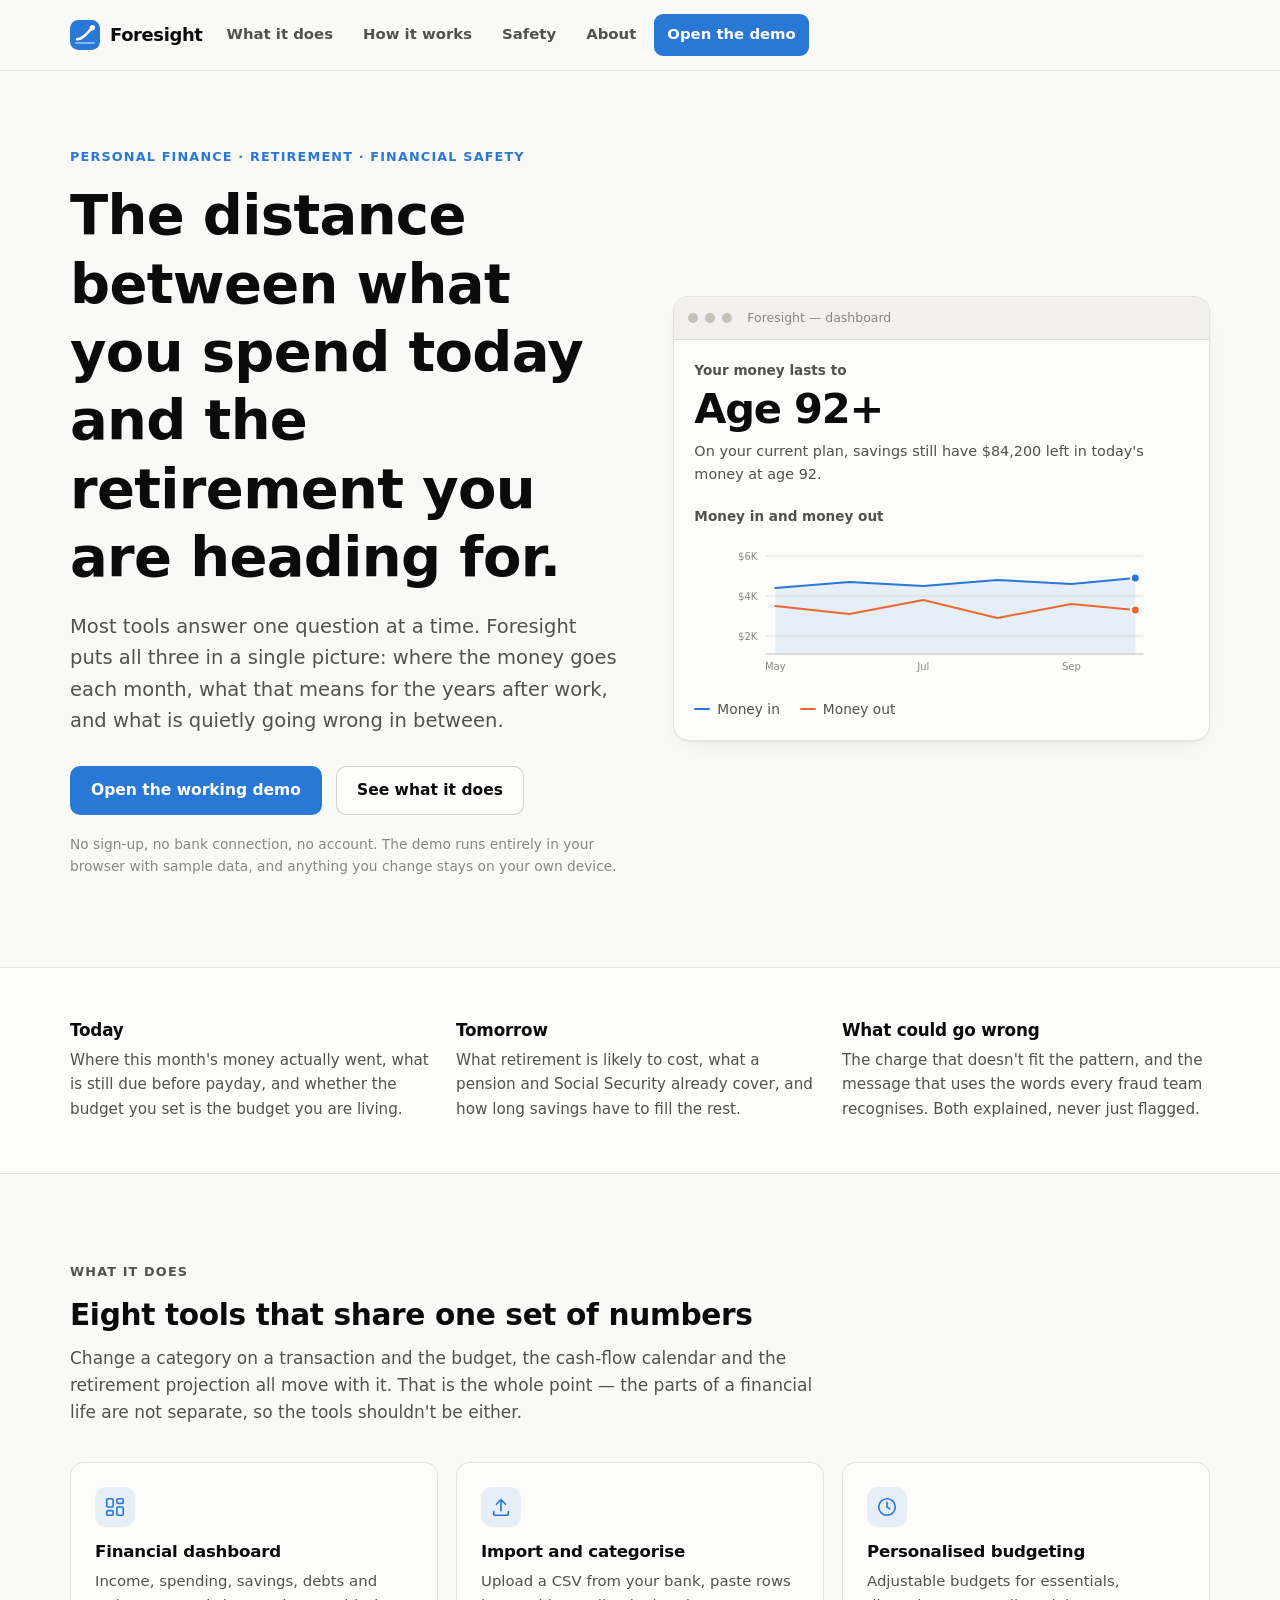
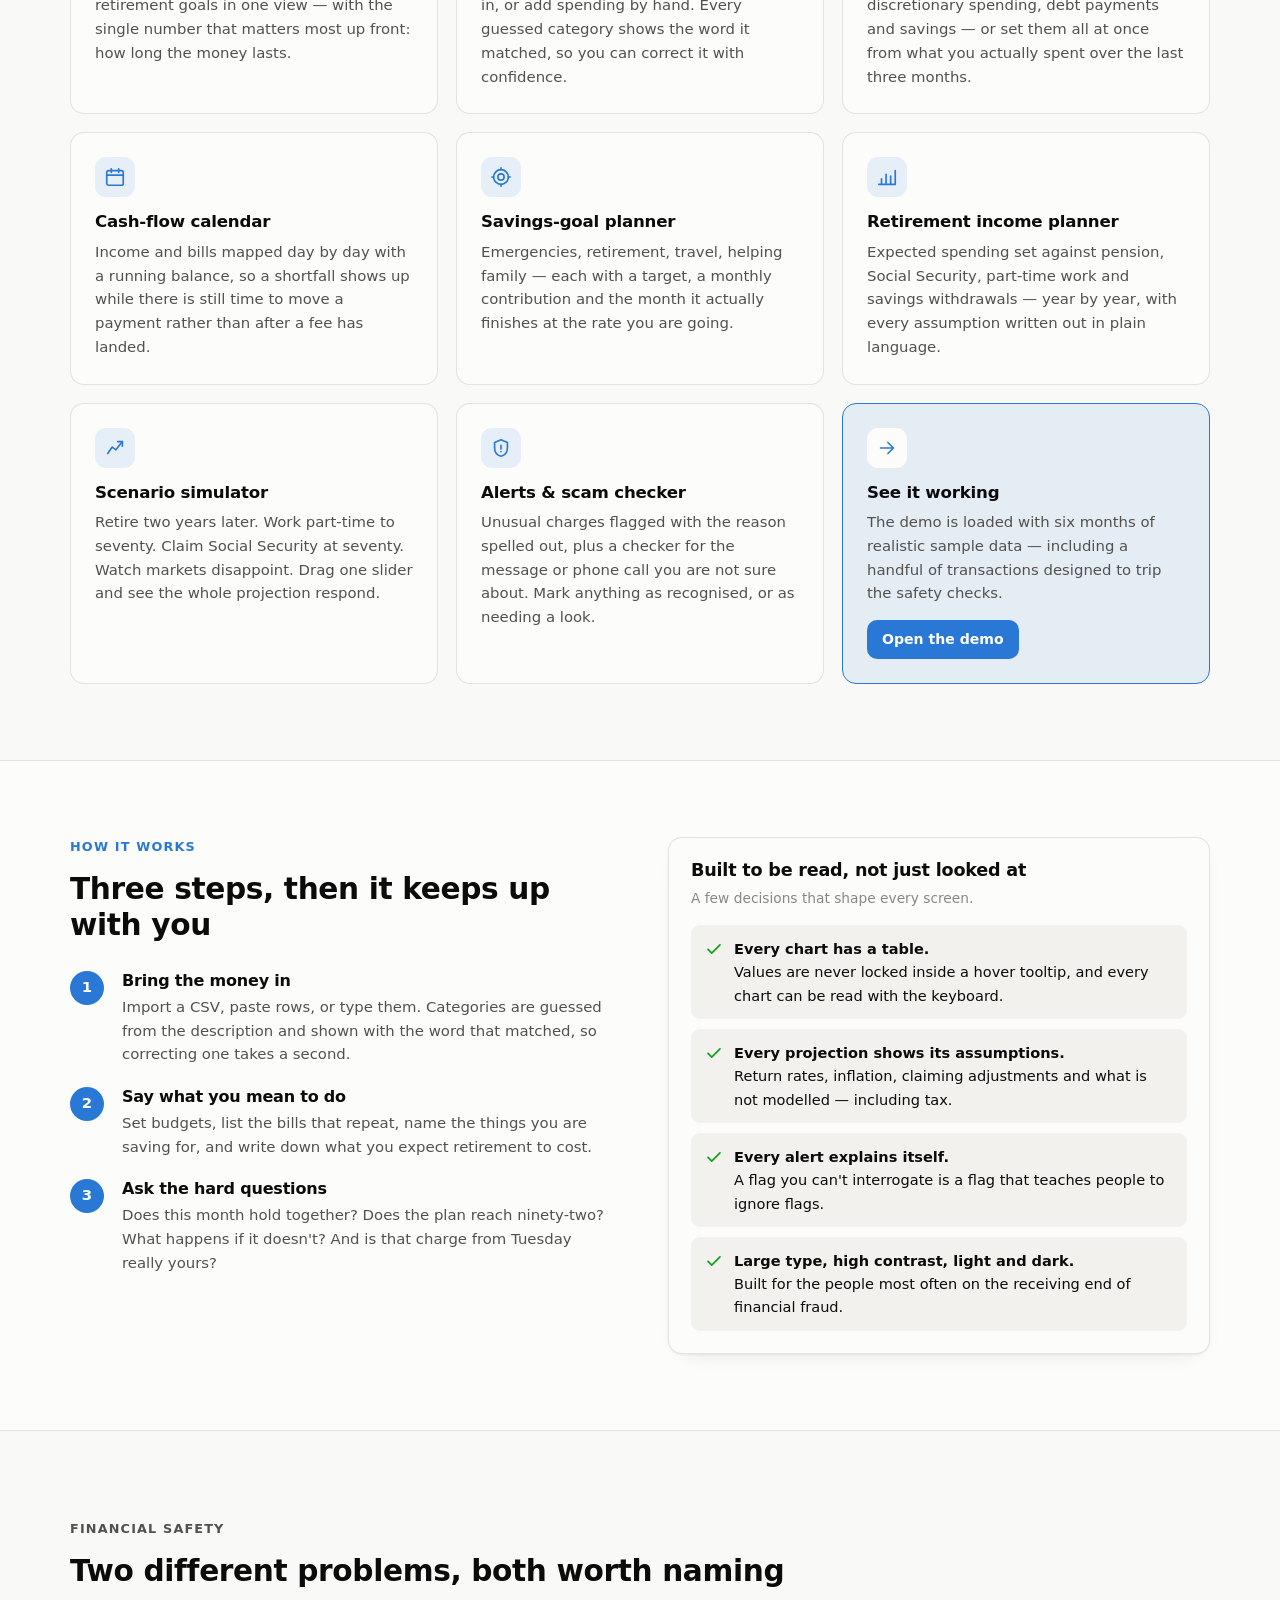
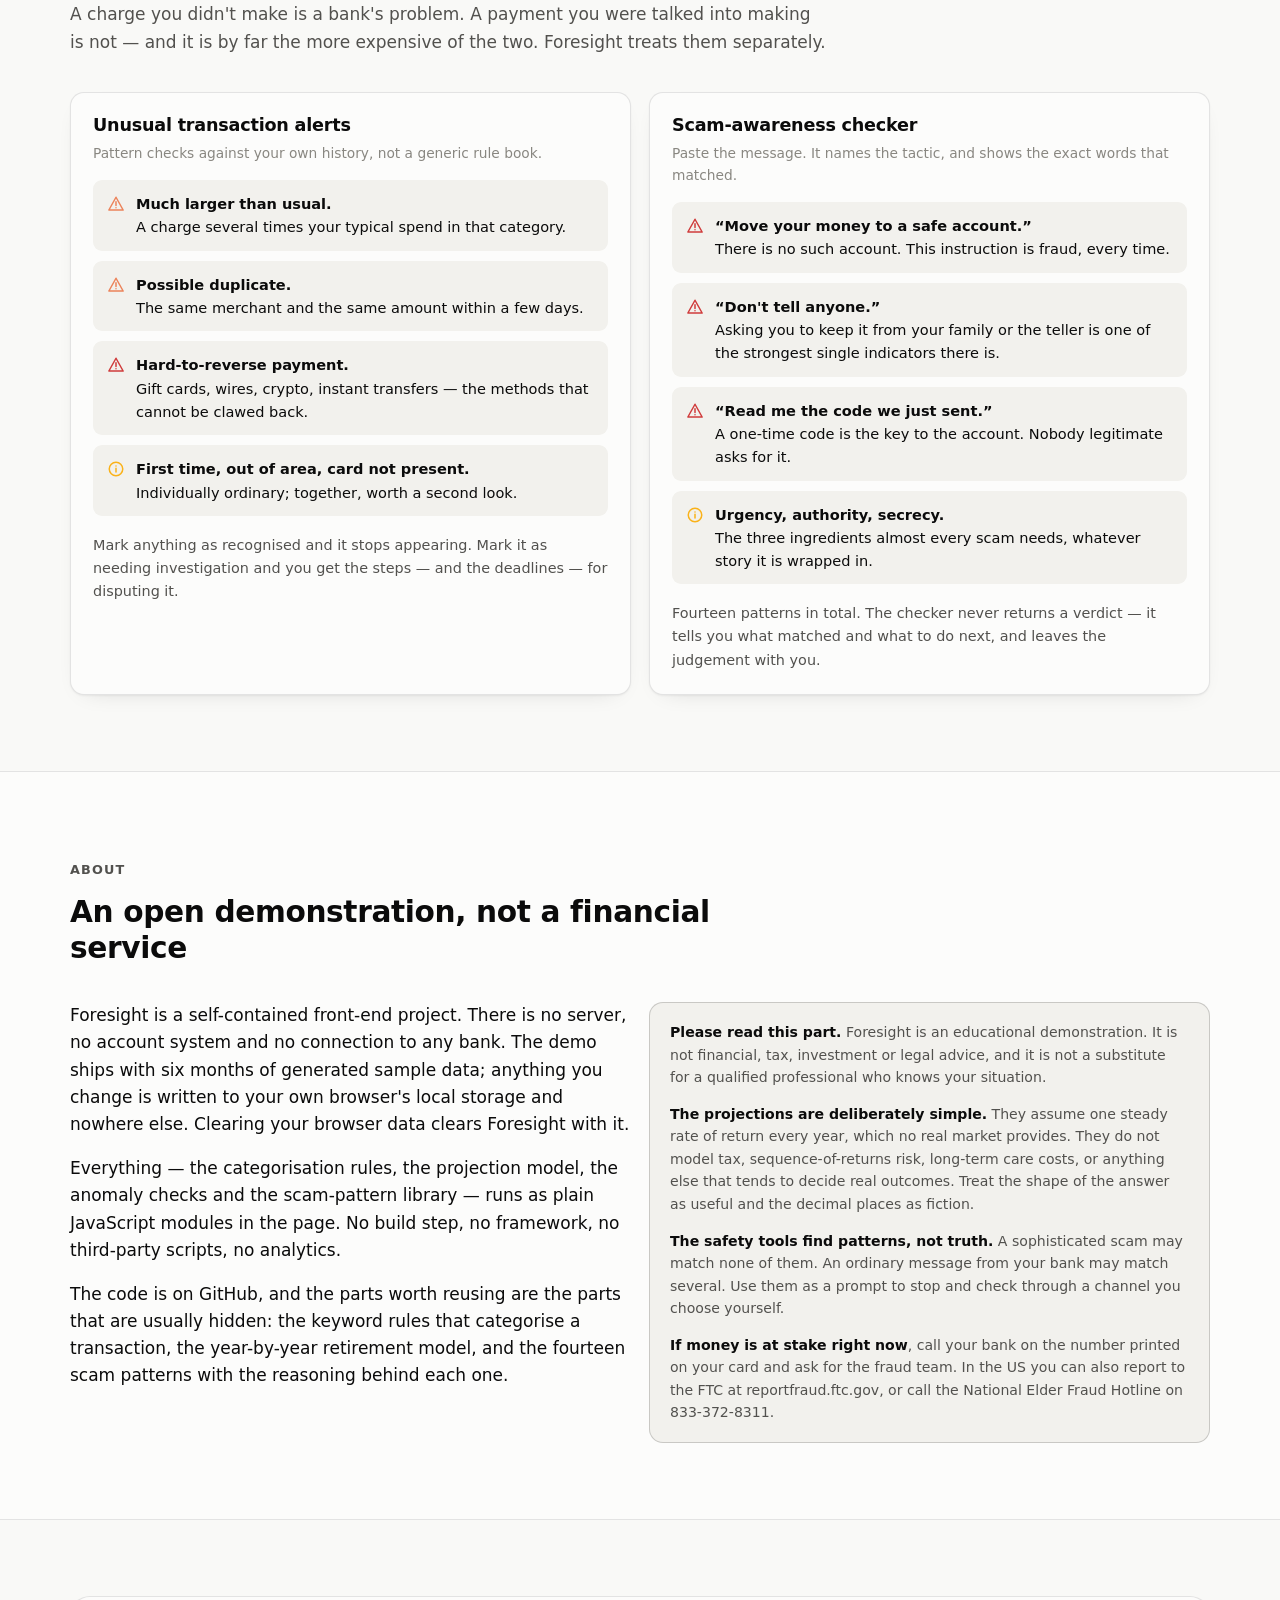
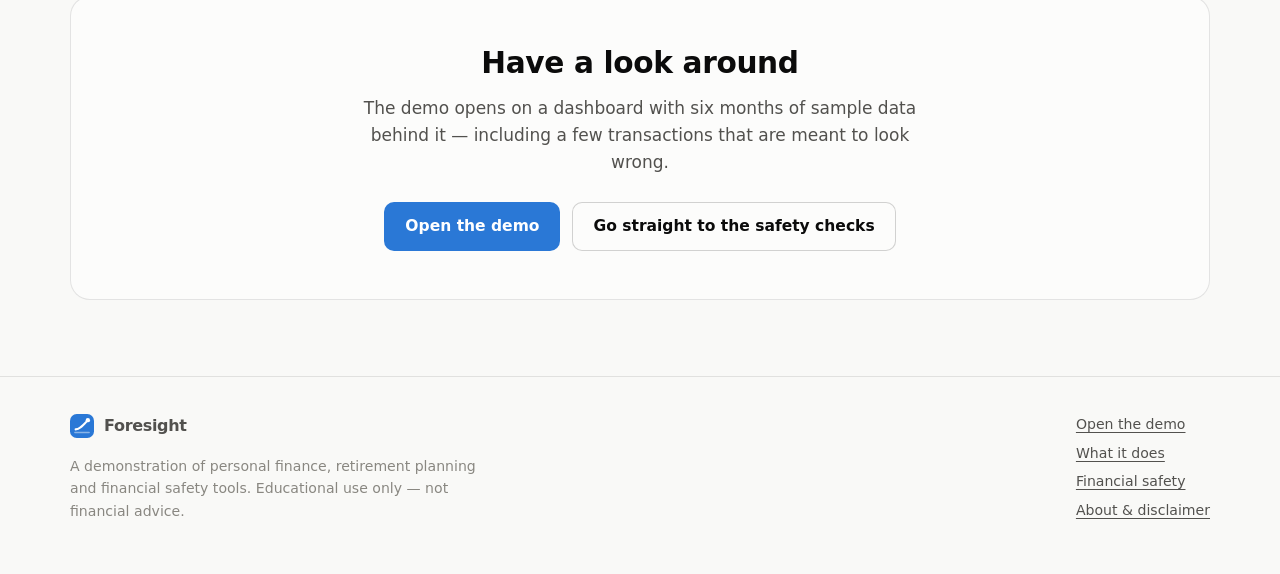
<file: index.html>
<!doctype html>
<html lang="en">
<head>
<meta charset="utf-8">
<meta name="viewport" content="width=device-width, initial-scale=1">
<title>Foresight — Personal Finance, Retirement Planning & Financial Safety</title>
<meta name="description" content="Foresight connects today's spending decisions, tomorrow's retirement goals, and protection against financial fraud — in one browser-based planning tool.">
<meta name="color-scheme" content="light dark">
<link rel="icon" href="favicon.svg" type="image/svg+xml">
<link rel="stylesheet" href="assets/css/app.css">
<meta property="og:title" content="Foresight — Personal Finance, Retirement Planning & Financial Safety">
<meta property="og:description" content="One view that connects what you spend now, what retirement will cost, and what protects you from fraud along the way.">
<meta property="og:type" content="website">
</head>
<body>
<a class="skip-link" href="#main">Skip to the main content</a>

<header class="site-header">
  <div class="wrap">
    <div class="row">
      <a class="brand" href="./">
        <svg class="brand-mark" viewBox="0 0 32 32" aria-hidden="true">
          <rect width="32" height="32" rx="9" fill="var(--accent)"/>
          <g stroke="#fff" stroke-linecap="round" fill="none">
            <path d="M6.5 24.5h19" stroke-width="2" opacity=".45"/>
            <path d="M7.5 20.5C13 20.5 17 15.5 23.5 8.5" stroke-width="2.8"/>
          </g>
          <circle cx="23.8" cy="8.2" r="2.9" fill="#fff"/>
        </svg>
        Foresight
      </a>
      <nav class="site-nav" aria-label="Page sections">
        <a href="#features" class="hide-sm">What it does</a>
        <a href="#how" class="hide-sm">How it works</a>
        <a href="#safety" class="hide-sm">Safety</a>
        <a href="#about">About</a>
        <a class="btn btn-sm" href="app.html">Open the demo</a>
      </nav>
    </div>
  </div>
</header>

<main id="main">

<!-- ============================================================ hero -->
<section class="band hero">
  <div class="wrap hero-layout">
    <div>
      <p class="eyebrow">Personal finance · Retirement · Financial safety</p>
      <h1>The distance between what you spend today and the retirement you are heading for.</h1>
      <p class="lede">
        Most tools answer one question at a time. Foresight puts all three in a single picture:
        where the money goes each month, what that means for the years after work, and what
        is quietly going wrong in between.
      </p>
      <div class="row">
        <a class="btn" href="app.html">Open the working demo</a>
        <a class="btn btn-secondary" href="#features">See what it does</a>
      </div>
      <p class="hero-note">
        No sign-up, no bank connection, no account. The demo runs entirely in your browser
        with sample data, and anything you change stays on your own device.
      </p>
    </div>

    <div class="preview" aria-hidden="true">
      <div class="preview-bar"><i></i><i></i><i></i><span>Foresight — dashboard</span></div>
      <div class="preview-body">
        <div class="tile-label">Your money lasts to</div>
        <div class="hero-figure" style="font-size:2.6rem">Age 92+</div>
        <p style="margin:10px 0 20px;color:var(--ink-2);font-size:0.9rem">
          On your current plan, savings still have $84,200 left in today's money at age 92.</p>

        <div class="tile-label" style="margin-bottom:8px">Money in and money out</div>
        <svg viewBox="0 0 420 140" width="100%" height="140" style="overflow:visible">
          <line x1="34" x2="412" y1="20"  y2="20"  stroke="var(--grid)" stroke-width="1"/>
          <line x1="34" x2="412" y1="60"  y2="60"  stroke="var(--grid)" stroke-width="1"/>
          <line x1="34" x2="412" y1="100" y2="100" stroke="var(--grid)" stroke-width="1"/>
          <line x1="34" x2="412" y1="118" y2="118" stroke="var(--axis)" stroke-width="1"/>
          <text x="26" y="24"  font-size="10" fill="var(--muted)" text-anchor="end">$6K</text>
          <text x="26" y="64"  font-size="10" fill="var(--muted)" text-anchor="end">$4K</text>
          <text x="26" y="104" font-size="10" fill="var(--muted)" text-anchor="end">$2K</text>
          <path d="M44,52 L118,46 L192,50 L266,44 L340,48 L404,42 L404,118 L44,118 Z"
                fill="var(--series-1)" opacity="0.10"/>
          <path d="M44,52 L118,46 L192,50 L266,44 L340,48 L404,42"
                fill="none" stroke="var(--series-1)" stroke-width="2" stroke-linecap="round" stroke-linejoin="round"/>
          <path d="M44,70 L118,78 L192,64 L266,82 L340,68 L404,74"
                fill="none" stroke="var(--series-2)" stroke-width="2" stroke-linecap="round" stroke-linejoin="round"/>
          <circle cx="404" cy="42" r="4.5" fill="var(--series-1)" stroke="var(--surface)" stroke-width="2"/>
          <circle cx="404" cy="74" r="4.5" fill="var(--series-2)" stroke="var(--surface)" stroke-width="2"/>
          <text x="44"  y="134" font-size="10" fill="var(--muted)" text-anchor="middle">May</text>
          <text x="192" y="134" font-size="10" fill="var(--muted)" text-anchor="middle">Jul</text>
          <text x="340" y="134" font-size="10" fill="var(--muted)" text-anchor="middle">Sep</text>
        </svg>
        <div class="legend" style="margin-top:14px">
          <span class="legend-item"><span class="legend-line" style="background:var(--series-1)"></span>Money in</span>
          <span class="legend-item"><span class="legend-line" style="background:var(--series-2)"></span>Money out</span>
        </div>
      </div>
    </div>
  </div>
</section>

<!-- ========================================================= the idea -->
<section class="band tight alt">
  <div class="wrap">
    <div class="grid cols-3">
      <div>
        <h3 style="font-size:1.05rem;margin-bottom:8px">Today</h3>
        <p style="font-size:0.95rem;color:var(--ink-2);margin:0">
          Where this month's money actually went, what is still due before payday, and whether
          the budget you set is the budget you are living.</p>
      </div>
      <div>
        <h3 style="font-size:1.05rem;margin-bottom:8px">Tomorrow</h3>
        <p style="font-size:0.95rem;color:var(--ink-2);margin:0">
          What retirement is likely to cost, what a pension and Social Security already cover,
          and how long savings have to fill the rest.</p>
      </div>
      <div>
        <h3 style="font-size:1.05rem;margin-bottom:8px">What could go wrong</h3>
        <p style="font-size:0.95rem;color:var(--ink-2);margin:0">
          The charge that doesn't fit the pattern, and the message that uses the words every
          fraud team recognises. Both explained, never just flagged.</p>
      </div>
    </div>
  </div>
</section>

<!-- ======================================================== features -->
<section class="band" id="features">
  <div class="wrap">
    <div class="section-head">
      <p class="eyebrow">What it does</p>
      <h2>Eight tools that share one set of numbers</h2>
      <p>Change a category on a transaction and the budget, the cash-flow calendar and the
         retirement projection all move with it. That is the whole point — the parts of a
         financial life are not separate, so the tools shouldn't be either.</p>
    </div>

    <div class="grid cols-3">
      <article class="feature">
        <div class="feature-icon"><svg width="22" height="22" viewBox="0 0 24 24" fill="none" stroke="currentColor" stroke-width="1.8" stroke-linecap="round" stroke-linejoin="round"><rect x="3" y="3" width="7" height="9" rx="1.5"/><rect x="14" y="3" width="7" height="5" rx="1.5"/><rect x="14" y="12" width="7" height="9" rx="1.5"/><rect x="3" y="16" width="7" height="5" rx="1.5"/></svg></div>
        <h3>Financial dashboard</h3>
        <p>Income, spending, savings, debts and retirement goals in one view — with the single
           number that matters most up front: how long the money lasts.</p>
      </article>

      <article class="feature">
        <div class="feature-icon"><svg width="22" height="22" viewBox="0 0 24 24" fill="none" stroke="currentColor" stroke-width="1.8" stroke-linecap="round" stroke-linejoin="round"><path d="M12 16V4M7 9l5-5 5 5"/><path d="M4 17v2a2 2 0 0 0 2 2h12a2 2 0 0 0 2-2v-2"/></svg></div>
        <h3>Import and categorise</h3>
        <p>Upload a CSV from your bank, paste rows in, or add spending by hand. Every guessed
           category shows the word it matched, so you can correct it with confidence.</p>
      </article>

      <article class="feature">
        <div class="feature-icon"><svg width="22" height="22" viewBox="0 0 24 24" fill="none" stroke="currentColor" stroke-width="1.8" stroke-linecap="round" stroke-linejoin="round"><circle cx="12" cy="12" r="9"/><path d="M12 7v5l3 2"/></svg></div>
        <h3>Personalised budgeting</h3>
        <p>Adjustable budgets for essentials, discretionary spending, debt payments and savings —
           or set them all at once from what you actually spent over the last three months.</p>
      </article>

      <article class="feature">
        <div class="feature-icon"><svg width="22" height="22" viewBox="0 0 24 24" fill="none" stroke="currentColor" stroke-width="1.8" stroke-linecap="round" stroke-linejoin="round"><rect x="3" y="5" width="18" height="16" rx="2"/><path d="M3 10h18M8 3v4M16 3v4"/></svg></div>
        <h3>Cash-flow calendar</h3>
        <p>Income and bills mapped day by day with a running balance, so a shortfall shows up
           while there is still time to move a payment rather than after a fee has landed.</p>
      </article>

      <article class="feature">
        <div class="feature-icon"><svg width="22" height="22" viewBox="0 0 24 24" fill="none" stroke="currentColor" stroke-width="1.8" stroke-linecap="round" stroke-linejoin="round"><circle cx="12" cy="12" r="8"/><circle cx="12" cy="12" r="3.4"/><path d="M12 4V2M12 22v-2M4 12H2M22 12h-2"/></svg></div>
        <h3>Savings-goal planner</h3>
        <p>Emergencies, retirement, travel, helping family — each with a target, a monthly
           contribution and the month it actually finishes at the rate you are going.</p>
      </article>

      <article class="feature">
        <div class="feature-icon"><svg width="22" height="22" viewBox="0 0 24 24" fill="none" stroke="currentColor" stroke-width="1.8" stroke-linecap="round" stroke-linejoin="round"><path d="M3 20h18"/><path d="M6 20v-6M11 20V9M16 20v-9M21 20V5"/></svg></div>
        <h3>Retirement income planner</h3>
        <p>Expected spending set against pension, Social Security, part-time work and savings
           withdrawals — year by year, with every assumption written out in plain language.</p>
      </article>

      <article class="feature">
        <div class="feature-icon"><svg width="22" height="22" viewBox="0 0 24 24" fill="none" stroke="currentColor" stroke-width="1.8" stroke-linecap="round" stroke-linejoin="round"><path d="M4 18 L9 11 L13 14 L20 5"/><path d="M15 5h5v5"/></svg></div>
        <h3>Scenario simulator</h3>
        <p>Retire two years later. Work part-time to seventy. Claim Social Security at seventy.
           Watch markets disappoint. Drag one slider and see the whole projection respond.</p>
      </article>

      <article class="feature">
        <div class="feature-icon"><svg width="22" height="22" viewBox="0 0 24 24" fill="none" stroke="currentColor" stroke-width="1.8" stroke-linecap="round" stroke-linejoin="round"><path d="M12 3l7 3v6c0 4.3-2.9 7.9-7 9-4.1-1.1-7-4.7-7-9V6z"/><path d="M12 9v4M12 16h.01"/></svg></div>
        <h3>Alerts &amp; scam checker</h3>
        <p>Unusual charges flagged with the reason spelled out, plus a checker for the message
           or phone call you are not sure about. Mark anything as recognised, or as needing a look.</p>
      </article>

      <article class="feature" style="background:var(--accent-weak);border-color:var(--accent)">
        <div class="feature-icon" style="background:var(--surface)"><svg width="22" height="22" viewBox="0 0 24 24" fill="none" stroke="currentColor" stroke-width="1.8" stroke-linecap="round" stroke-linejoin="round"><path d="M5 12h14M13 6l6 6-6 6"/></svg></div>
        <h3>See it working</h3>
        <p>The demo is loaded with six months of realistic sample data — including a handful of
           transactions designed to trip the safety checks.</p>
        <p style="margin-top:14px"><a class="btn btn-sm" href="app.html">Open the demo</a></p>
      </article>
    </div>
  </div>
</section>

<!-- ============================================================ how -->
<section class="band alt" id="how">
  <div class="wrap">
    <div class="grid cols-2" style="gap:56px;align-items:start">
      <div>
        <p class="eyebrow">How it works</p>
        <h2 style="font-size:1.85rem;margin-bottom:28px">Three steps, then it keeps up with you</h2>
        <div class="steps">
          <div class="step">
            <div class="step-num"></div>
            <div>
              <h3>Bring the money in</h3>
              <p>Import a CSV, paste rows, or type them. Categories are guessed from the
                 description and shown with the word that matched, so correcting one takes a second.</p>
            </div>
          </div>
          <div class="step">
            <div class="step-num"></div>
            <div>
              <h3>Say what you mean to do</h3>
              <p>Set budgets, list the bills that repeat, name the things you are saving for,
                 and write down what you expect retirement to cost.</p>
            </div>
          </div>
          <div class="step">
            <div class="step-num"></div>
            <div>
              <h3>Ask the hard questions</h3>
              <p>Does this month hold together? Does the plan reach ninety-two? What happens if
                 it doesn't? And is that charge from Tuesday really yours?</p>
            </div>
          </div>
        </div>
      </div>

      <div class="card">
        <h3 style="margin-bottom:6px">Built to be read, not just looked at</h3>
        <p class="card-sub">A few decisions that shape every screen.</p>
        <ul class="signal-list">
          <li><svg width="18" height="18" viewBox="0 0 24 24" fill="none" stroke="var(--good)" stroke-width="2.2" stroke-linecap="round" stroke-linejoin="round"><path d="M4 12.5 9 17.5 20 6.5"/></svg>
            <span><b>Every chart has a table.</b> Values are never locked inside a hover tooltip, and
            every chart can be read with the keyboard.</span></li>
          <li><svg width="18" height="18" viewBox="0 0 24 24" fill="none" stroke="var(--good)" stroke-width="2.2" stroke-linecap="round" stroke-linejoin="round"><path d="M4 12.5 9 17.5 20 6.5"/></svg>
            <span><b>Every projection shows its assumptions.</b> Return rates, inflation, claiming
            adjustments and what is not modelled — including tax.</span></li>
          <li><svg width="18" height="18" viewBox="0 0 24 24" fill="none" stroke="var(--good)" stroke-width="2.2" stroke-linecap="round" stroke-linejoin="round"><path d="M4 12.5 9 17.5 20 6.5"/></svg>
            <span><b>Every alert explains itself.</b> A flag you can't interrogate is a flag that
            teaches people to ignore flags.</span></li>
          <li><svg width="18" height="18" viewBox="0 0 24 24" fill="none" stroke="var(--good)" stroke-width="2.2" stroke-linecap="round" stroke-linejoin="round"><path d="M4 12.5 9 17.5 20 6.5"/></svg>
            <span><b>Large type, high contrast, light and dark.</b> Built for the people most often
            on the receiving end of financial fraud.</span></li>
        </ul>
      </div>
    </div>
  </div>
</section>

<!-- ========================================================= safety -->
<section class="band" id="safety">
  <div class="wrap">
    <div class="section-head">
      <p class="eyebrow">Financial safety</p>
      <h2>Two different problems, both worth naming</h2>
      <p>A charge you didn't make is a bank's problem. A payment you were talked into making is
         not — and it is by far the more expensive of the two. Foresight treats them separately.</p>
    </div>

    <div class="grid cols-2">
      <div class="card">
        <h3 style="margin-bottom:6px">Unusual transaction alerts</h3>
        <p class="card-sub">Pattern checks against your own history, not a generic rule book.</p>
        <ul class="signal-list">
          <li><svg width="18" height="18" viewBox="0 0 24 24" fill="none" stroke="var(--serious)" stroke-width="2" stroke-linecap="round" stroke-linejoin="round"><path d="M12 3l9.5 17H2.5z"/><path d="M12 9v5M12 17h.01"/></svg>
            <span><b>Much larger than usual.</b> A charge several times your typical spend in that category.</span></li>
          <li><svg width="18" height="18" viewBox="0 0 24 24" fill="none" stroke="var(--serious)" stroke-width="2" stroke-linecap="round" stroke-linejoin="round"><path d="M12 3l9.5 17H2.5z"/><path d="M12 9v5M12 17h.01"/></svg>
            <span><b>Possible duplicate.</b> The same merchant and the same amount within a few days.</span></li>
          <li><svg width="18" height="18" viewBox="0 0 24 24" fill="none" stroke="var(--critical)" stroke-width="2" stroke-linecap="round" stroke-linejoin="round"><path d="M12 3l9.5 17H2.5z"/><path d="M12 9v5M12 17h.01"/></svg>
            <span><b>Hard-to-reverse payment.</b> Gift cards, wires, crypto, instant transfers —
            the methods that cannot be clawed back.</span></li>
          <li><svg width="18" height="18" viewBox="0 0 24 24" fill="none" stroke="var(--warning)" stroke-width="2" stroke-linecap="round" stroke-linejoin="round"><circle cx="12" cy="12" r="9"/><path d="M12 11v5M12 8h.01"/></svg>
            <span><b>First time, out of area, card not present.</b> Individually ordinary; together,
            worth a second look.</span></li>
        </ul>
        <p style="margin:18px 0 0;font-size:0.9rem;color:var(--ink-2)">
          Mark anything as recognised and it stops appearing. Mark it as needing investigation and
          you get the steps — and the deadlines — for disputing it.</p>
      </div>

      <div class="card">
        <h3 style="margin-bottom:6px">Scam-awareness checker</h3>
        <p class="card-sub">Paste the message. It names the tactic, and shows the exact words that matched.</p>
        <ul class="signal-list">
          <li><svg width="18" height="18" viewBox="0 0 24 24" fill="none" stroke="var(--critical)" stroke-width="2" stroke-linecap="round" stroke-linejoin="round"><path d="M12 3l9.5 17H2.5z"/><path d="M12 9v5M12 17h.01"/></svg>
            <span><b>“Move your money to a safe account.”</b> There is no such account. This
            instruction is fraud, every time.</span></li>
          <li><svg width="18" height="18" viewBox="0 0 24 24" fill="none" stroke="var(--critical)" stroke-width="2" stroke-linecap="round" stroke-linejoin="round"><path d="M12 3l9.5 17H2.5z"/><path d="M12 9v5M12 17h.01"/></svg>
            <span><b>“Don't tell anyone.”</b> Asking you to keep it from your family or the teller
            is one of the strongest single indicators there is.</span></li>
          <li><svg width="18" height="18" viewBox="0 0 24 24" fill="none" stroke="var(--critical)" stroke-width="2" stroke-linecap="round" stroke-linejoin="round"><path d="M12 3l9.5 17H2.5z"/><path d="M12 9v5M12 17h.01"/></svg>
            <span><b>“Read me the code we just sent.”</b> A one-time code is the key to the account.
            Nobody legitimate asks for it.</span></li>
          <li><svg width="18" height="18" viewBox="0 0 24 24" fill="none" stroke="var(--warning)" stroke-width="2" stroke-linecap="round" stroke-linejoin="round"><circle cx="12" cy="12" r="9"/><path d="M12 11v5M12 8h.01"/></svg>
            <span><b>Urgency, authority, secrecy.</b> The three ingredients almost every scam
            needs, whatever story it is wrapped in.</span></li>
        </ul>
        <p style="margin:18px 0 0;font-size:0.9rem;color:var(--ink-2)">
          Fourteen patterns in total. The checker never returns a verdict — it tells you what
          matched and what to do next, and leaves the judgement with you.</p>
      </div>
    </div>
  </div>
</section>

<!-- ========================================================== about -->
<section class="band alt" id="about">
  <div class="wrap">
    <div class="section-head">
      <p class="eyebrow">About</p>
      <h2>An open demonstration, not a financial service</h2>
    </div>
    <div class="grid cols-2" style="align-items:start">
      <div>
        <p>Foresight is a self-contained front-end project. There is no server, no account system
           and no connection to any bank. The demo ships with six months of generated sample
           data; anything you change is written to your own browser's local storage and nowhere
           else. Clearing your browser data clears Foresight with it.</p>
        <p>Everything — the categorisation rules, the projection model, the anomaly checks and
           the scam-pattern library — runs as plain JavaScript modules in the page. No build
           step, no framework, no third-party scripts, no analytics.</p>
        <p style="margin-bottom:0">The code is on GitHub, and the parts worth reusing are the
           parts that are usually hidden: the keyword rules that categorise a transaction, the
           year-by-year retirement model, and the fourteen scam patterns with the reasoning
           behind each one.</p>
      </div>
      <div class="disclosure">
        <p><strong>Please read this part.</strong> Foresight is an educational demonstration. It is
          not financial, tax, investment or legal advice, and it is not a substitute for a
          qualified professional who knows your situation.</p>
        <p><strong>The projections are deliberately simple.</strong> They assume one steady rate
          of return every year, which no real market provides. They do not model tax, sequence-of-returns
          risk, long-term care costs, or anything else that tends to decide real outcomes. Treat the
          shape of the answer as useful and the decimal places as fiction.</p>
        <p><strong>The safety tools find patterns, not truth.</strong> A sophisticated scam may
          match none of them. An ordinary message from your bank may match several. Use them as
          a prompt to stop and check through a channel you choose yourself.</p>
        <p style="margin-bottom:0"><strong>If money is at stake right now</strong>, call your bank
          on the number printed on your card and ask for the fraud team. In the US you can also
          report to the FTC at reportfraud.ftc.gov, or call the National Elder Fraud Hotline on
          833-372-8311.</p>
      </div>
    </div>
  </div>
</section>

<!-- ============================================================ cta -->
<section class="band">
  <div class="wrap">
    <div class="cta-band">
      <h2>Have a look around</h2>
      <p>The demo opens on a dashboard with six months of sample data behind it — including
         a few transactions that are meant to look wrong.</p>
      <div class="row" style="justify-content:center">
        <a class="btn" href="app.html">Open the demo</a>
        <a class="btn btn-secondary" href="app.html#/safety">Go straight to the safety checks</a>
      </div>
    </div>
  </div>
</section>

</main>

<footer class="site-footer">
  <div class="wrap">
    <div class="row-between">
      <div>
        <a class="brand" href="./" style="font-size:1rem">
          <svg class="brand-mark" viewBox="0 0 32 32" aria-hidden="true" style="width:24px;height:24px">
            <rect width="32" height="32" rx="9" fill="var(--accent)"/>
            <g stroke="#fff" stroke-linecap="round" fill="none">
              <path d="M6.5 24.5h19" stroke-width="2" opacity=".45"/>
              <path d="M7.5 20.5C13 20.5 17 15.5 23.5 8.5" stroke-width="2.8"/>
            </g>
            <circle cx="23.8" cy="8.2" r="2.9" fill="#fff"/>
          </svg>
          Foresight
        </a>
        <p style="margin:10px 0 0;max-width:46ch">
          A demonstration of personal finance, retirement planning and financial safety tools.
          Educational use only — not financial advice.</p>
      </div>
      <nav aria-label="Footer">
        <p style="margin:0 0 6px"><a href="app.html">Open the demo</a></p>
        <p style="margin:0 0 6px"><a href="#features">What it does</a></p>
        <p style="margin:0 0 6px"><a href="#safety">Financial safety</a></p>
        <p style="margin:0"><a href="#about">About &amp; disclaimer</a></p>
      </nav>
    </div>
  </div>
</footer>

</body>
</html>
</file>
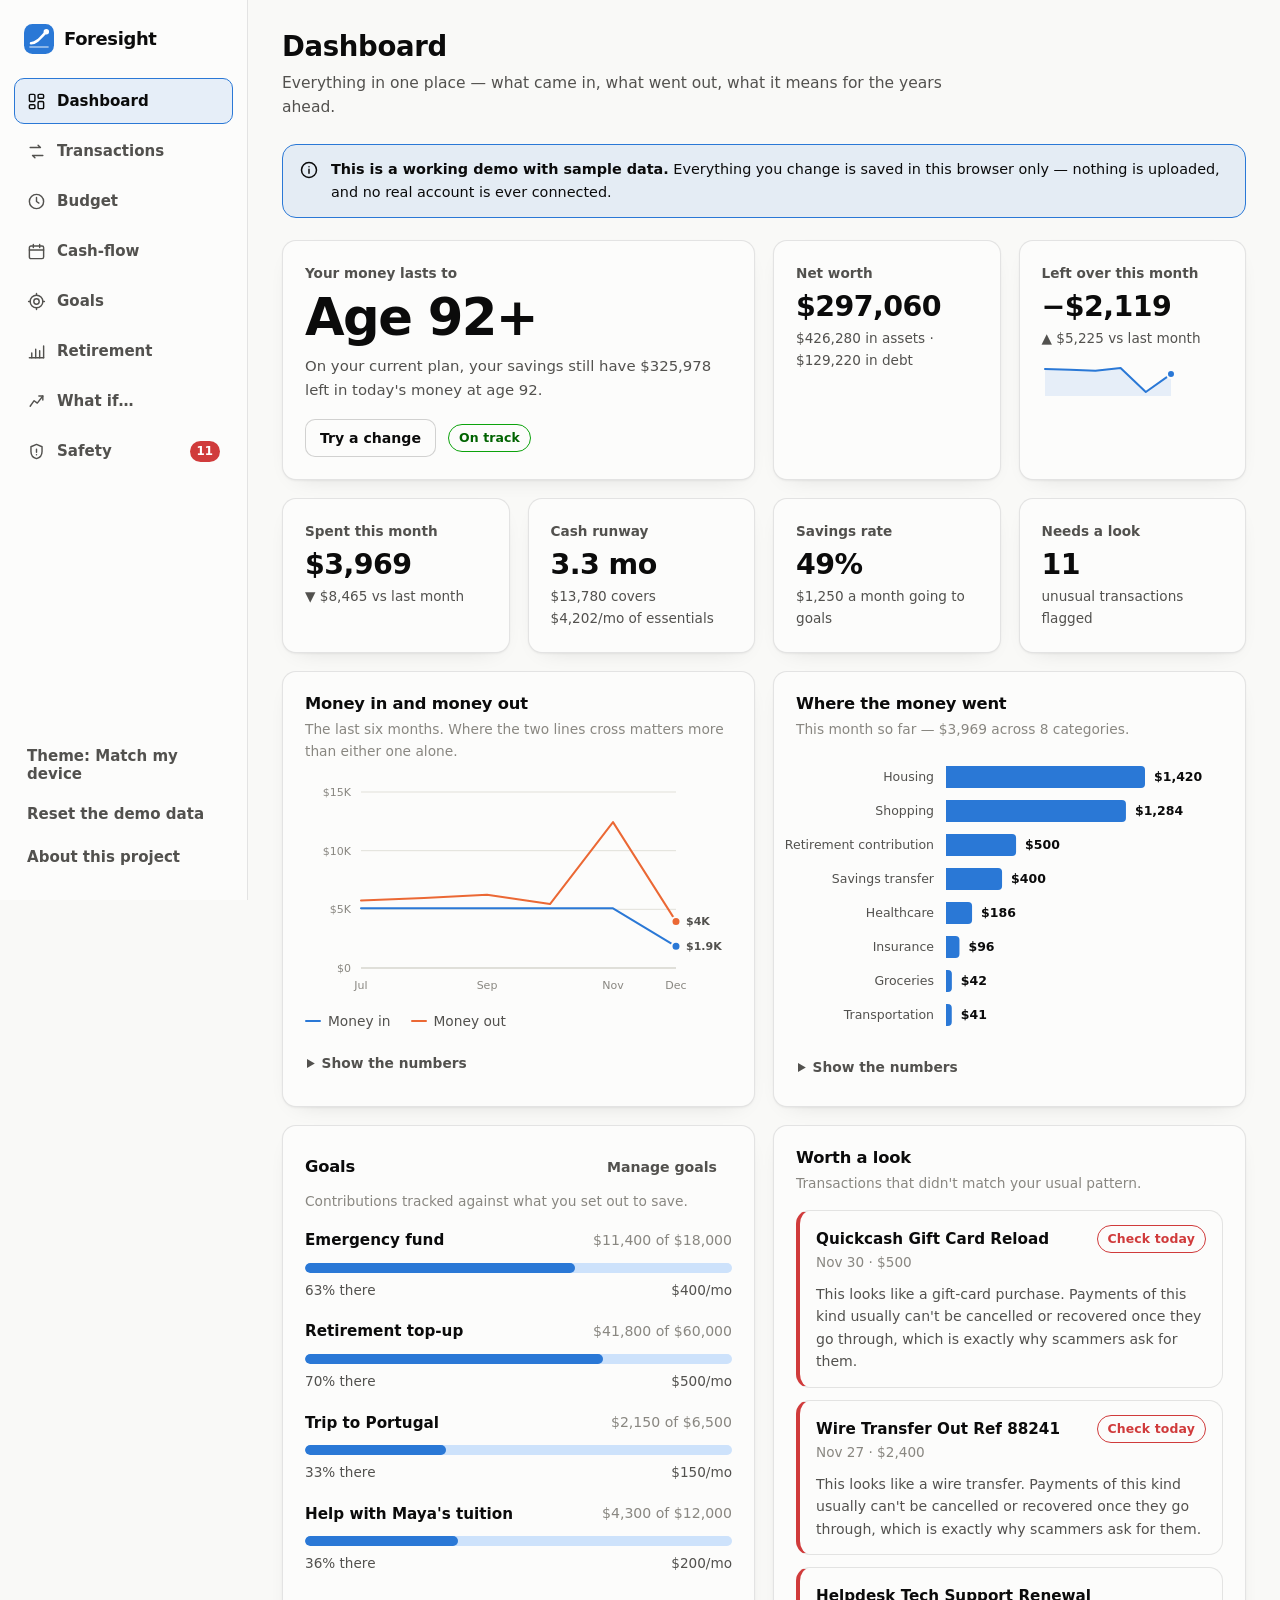
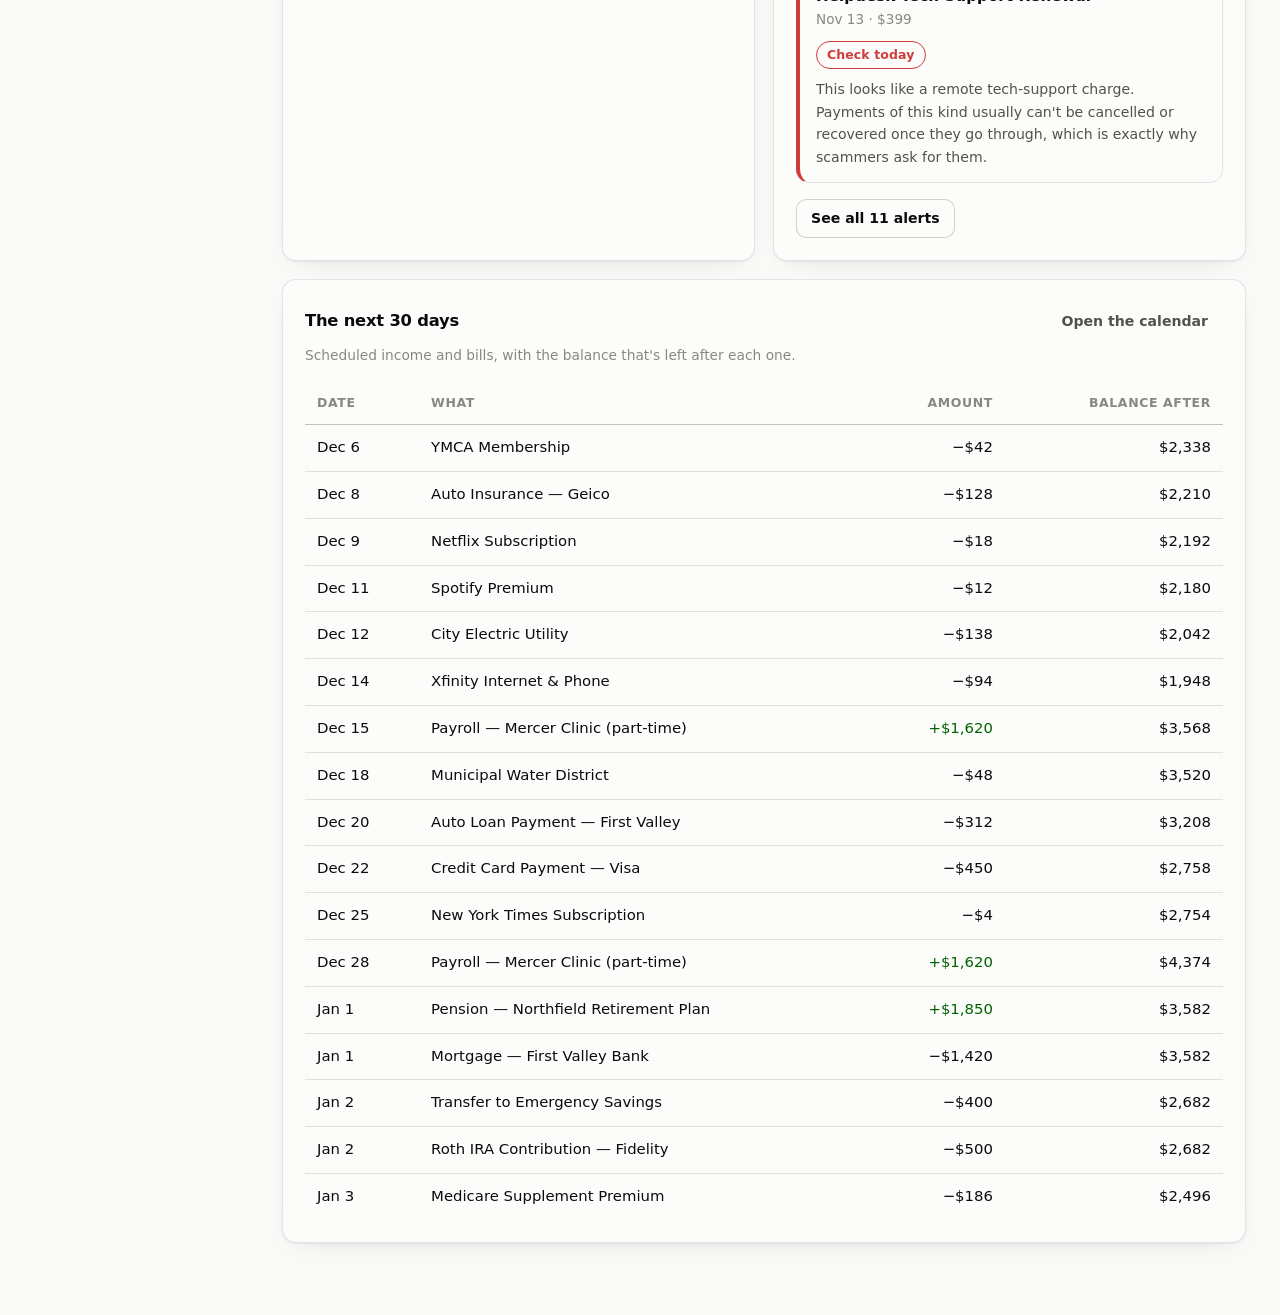
<file: app.html>
<!doctype html>
<html lang="en">
<head>
<meta charset="utf-8">
<meta name="viewport" content="width=device-width, initial-scale=1">
<title>Dashboard · Foresight</title>
<meta name="description" content="Foresight — a working demo of a personal finance, retirement planning and financial safety dashboard. All data stays in your browser.">
<meta name="color-scheme" content="light dark">
<link rel="icon" href="favicon.svg" type="image/svg+xml">
<link rel="stylesheet" href="assets/css/app.css">
</head>
<body>
<a class="skip-link" href="#view">Skip to the main content</a>

<div class="app-shell">
  <aside class="sidebar">
    <a class="brand" href="./">
      <svg class="brand-mark" viewBox="0 0 32 32" aria-hidden="true">
        <rect width="32" height="32" rx="9" fill="var(--accent)"/>
        <g stroke="#fff" stroke-linecap="round" fill="none">
          <path d="M6.5 24.5h19" stroke-width="2" opacity=".45"/>
          <path d="M7.5 20.5C13 20.5 17 15.5 23.5 8.5" stroke-width="2.8"/>
        </g>
        <circle cx="23.8" cy="8.2" r="2.9" fill="#fff"/>
      </svg>
      Foresight
    </a>

    <nav id="nav" aria-label="Sections"></nav>

    <div class="sidebar-foot">
      <button class="nav-link" id="theme-btn" type="button">Theme</button>
      <button class="nav-link" id="reset-btn" type="button">Reset the demo data</button>
      <a class="nav-link" href="./#about">About this project</a>
    </div>
  </aside>

  <main class="app-main" id="view" tabindex="-1">
    <noscript>
      <h1>Foresight</h1>
      <p>This demo needs JavaScript to run — every figure is calculated in your browser.
         <a href="./">Read about the project instead.</a></p>
    </noscript>
  </main>
</div>

<script type="module" src="assets/js/app.js"></script>
</body>
</html>
</file>
<file: assets/css/app.css>
/* ==========================================================================
   Foresight — design tokens
   Chart palette is the validated reference instance; hues are used by role.
   ========================================================================== */

:root {
  color-scheme: light;

  /* Planes & ink */
  --page:        #f9f9f7;
  --surface:     #fcfcfb;
  --surface-2:   #f2f1ed;
  --ink:         #0b0b0b;
  --ink-2:       #52514e;
  --muted:       #898781;
  --grid:        #e1e0d9;
  --axis:        #c3c2b7;
  --border:      rgba(11, 11, 11, 0.10);
  --border-firm: rgba(11, 11, 11, 0.18);
  --shadow:      0 1px 2px rgba(11,11,11,.05), 0 8px 24px -16px rgba(11,11,11,.20);

  /* Categorical series (fixed order, never cycled) */
  --series-1: #2a78d6;  /* blue   */
  --series-2: #eb6834;  /* orange */
  --series-3: #1baf7a;  /* aqua   */
  --series-4: #eda100;  /* yellow */
  --series-5: #e87ba4;  /* magenta*/
  --series-6: #008300;  /* green  */
  --series-7: #4a3aa7;  /* violet */
  --series-8: #e34948;  /* red    */

  /* Sequential blue ramp */
  --blue-100: #cde2fb;
  --blue-200: #9ec5f4;
  --blue-300: #6da7ec;
  --blue-450: #2a78d6;
  --blue-600: #184f95;

  /* Status (reserved — never a series) */
  --good:     #0ca30c;
  --warning:  #fab219;
  --serious:  #ec835a;
  --critical: #d03b3b;
  --good-text: #006300;

  --accent:      var(--series-1);
  --accent-weak: rgba(42, 120, 214, 0.10);

  --radius:    14px;
  --radius-sm: 9px;
  --sans: system-ui, -apple-system, "Segoe UI", sans-serif;
}

@media (prefers-color-scheme: dark) {
  :root:not([data-theme="light"]) {
    color-scheme: dark;
    --page:        #0d0d0d;
    --surface:     #1a1a19;
    --surface-2:   #232321;
    --ink:         #ffffff;
    --ink-2:       #c3c2b7;
    --muted:       #898781;
    --grid:        #2c2c2a;
    --axis:        #383835;
    --border:      rgba(255, 255, 255, 0.10);
    --border-firm: rgba(255, 255, 255, 0.20);
    --shadow:      0 1px 2px rgba(0,0,0,.4), 0 8px 24px -16px rgba(0,0,0,.8);
    --series-1: #3987e5;
    --series-2: #d95926;
    --series-3: #199e70;
    --series-4: #c98500;
    --series-5: #d55181;
    --series-6: #008300;
    --series-7: #9085e9;
    --series-8: #e66767;
    --blue-100: #184f95;
    --blue-200: #1c5cab;
    --blue-300: #256abf;
    --blue-450: #3987e5;
    --blue-600: #86b6ef;
    --good-text: #0ca30c;
    --accent-weak: rgba(57, 135, 229, 0.16);
  }
}

:root[data-theme="dark"] {
  color-scheme: dark;
  --page:        #0d0d0d;
  --surface:     #1a1a19;
  --surface-2:   #232321;
  --ink:         #ffffff;
  --ink-2:       #c3c2b7;
  --muted:       #898781;
  --grid:        #2c2c2a;
  --axis:        #383835;
  --border:      rgba(255, 255, 255, 0.10);
  --border-firm: rgba(255, 255, 255, 0.20);
  --shadow:      0 1px 2px rgba(0,0,0,.4), 0 8px 24px -16px rgba(0,0,0,.8);
  --series-1: #3987e5;
  --series-2: #d95926;
  --series-3: #199e70;
  --series-4: #c98500;
  --series-5: #d55181;
  --series-6: #008300;
  --series-7: #9085e9;
  --series-8: #e66767;
  --blue-100: #184f95;
  --blue-200: #1c5cab;
  --blue-300: #256abf;
  --blue-450: #3987e5;
  --blue-600: #86b6ef;
  --good-text: #0ca30c;
  --accent-weak: rgba(57, 135, 229, 0.16);
}

/* ==========================================================================
   Base
   ========================================================================== */

*, *::before, *::after { box-sizing: border-box; }

html { -webkit-text-size-adjust: 100%; }

body {
  margin: 0;
  background: var(--page);
  color: var(--ink);
  font: 17px/1.6 var(--sans);
  -webkit-font-smoothing: antialiased;
}

h1, h2, h3, h4 { margin: 0; line-height: 1.22; font-weight: 640; letter-spacing: -0.012em; }
h1 { font-size: 2.1rem; }
h2 { font-size: 1.4rem; }
h3 { font-size: 1.1rem; }
h4 { font-size: 0.95rem; }
p  { margin: 0 0 1em; }
a  { color: var(--accent); text-underline-offset: 3px; }

img, svg { max-width: 100%; }

:focus-visible {
  outline: 3px solid var(--accent);
  outline-offset: 2px;
  border-radius: 4px;
}

.skip-link {
  position: absolute; left: 8px; top: -60px; z-index: 100;
  background: var(--surface); color: var(--ink);
  padding: 10px 16px; border-radius: var(--radius-sm);
  border: 1px solid var(--border-firm); font-weight: 600;
  transition: top .15s;
}
.skip-link:focus { top: 8px; }

.visually-hidden {
  position: absolute; width: 1px; height: 1px; margin: -1px;
  padding: 0; overflow: hidden; clip: rect(0 0 0 0); white-space: nowrap; border: 0;
}

.muted  { color: var(--muted); }
.ink-2  { color: var(--ink-2); }
.num    { font-variant-numeric: tabular-nums; }
.pos    { color: var(--good-text); }
.neg    { color: var(--critical); }
.nowrap { white-space: nowrap; }

/* ==========================================================================
   Brand mark
   ========================================================================== */

.brand {
  display: inline-flex; align-items: center; gap: 10px;
  font-weight: 680; font-size: 1.12rem; letter-spacing: -0.02em;
  color: var(--ink); text-decoration: none;
}
.brand-mark {
  width: 30px; height: 30px; flex: 0 0 auto;
  display: block;
}

/* ==========================================================================
   Buttons & controls
   ========================================================================== */

.btn {
  display: inline-flex; align-items: center; justify-content: center; gap: 8px;
  font: inherit; font-weight: 600; font-size: 0.97rem;
  padding: 11px 20px; border-radius: 10px;
  border: 1px solid transparent; background: var(--accent); color: #fff;
  cursor: pointer; text-decoration: none; min-height: 44px;
  transition: filter .12s, background .12s, border-color .12s;
}
.btn:hover { filter: brightness(1.07); }
.btn:active { filter: brightness(0.95); }

.btn-secondary {
  background: var(--surface); color: var(--ink); border-color: var(--border-firm);
}
.btn-secondary:hover { background: var(--surface-2); filter: none; }

.btn-ghost {
  background: transparent; color: var(--ink-2); border-color: transparent;
  padding: 7px 12px; min-height: 36px; font-size: 0.9rem;
}
.btn-ghost:hover { background: var(--surface-2); color: var(--ink); filter: none; }

.btn-sm { padding: 7px 14px; min-height: 36px; font-size: 0.88rem; }

input[type="text"], input[type="number"], input[type="date"],
input[type="search"], select, textarea {
  font: inherit; font-size: 0.97rem;
  color: var(--ink); background: var(--surface);
  border: 1px solid var(--border-firm); border-radius: 10px;
  padding: 10px 12px; width: 100%; min-height: 44px;
}
textarea { min-height: 120px; resize: vertical; line-height: 1.5; }
select { cursor: pointer; }

label.field { display: block; margin-bottom: 14px; }
label.field > span {
  display: block; font-size: 0.86rem; font-weight: 600;
  color: var(--ink-2); margin-bottom: 5px;
}
.field-hint { font-size: 0.82rem; color: var(--muted); margin-top: 4px; }

input[type="range"] {
  -webkit-appearance: none; appearance: none;
  width: 100%; height: 28px; background: transparent; cursor: pointer; margin: 0;
}
input[type="range"]::-webkit-slider-runnable-track {
  height: 6px; border-radius: 3px; background: var(--blue-100);
}
input[type="range"]::-webkit-slider-thumb {
  -webkit-appearance: none; appearance: none;
  width: 24px; height: 24px; border-radius: 50%;
  background: var(--accent); border: 3px solid var(--surface);
  box-shadow: 0 1px 3px rgba(0,0,0,.3); margin-top: -9px;
}
input[type="range"]::-moz-range-track {
  height: 6px; border-radius: 3px; background: var(--blue-100);
}
input[type="range"]::-moz-range-thumb {
  width: 24px; height: 24px; border-radius: 50%; border: 3px solid var(--surface);
  background: var(--accent); box-shadow: 0 1px 3px rgba(0,0,0,.3);
}

/* ==========================================================================
   Cards & layout primitives
   ========================================================================== */

.card {
  background: var(--surface);
  border: 1px solid var(--border);
  border-radius: var(--radius);
  padding: 22px;
  box-shadow: var(--shadow);
}
.card-head {
  display: flex; align-items: baseline; justify-content: space-between;
  gap: 16px; flex-wrap: wrap; margin-bottom: 4px;
}
.card-head h3 { font-size: 1.02rem; }
.card-sub { font-size: 0.86rem; color: var(--muted); margin: 2px 0 16px; }

.grid { display: grid; gap: 18px; }
.cols-2 { grid-template-columns: repeat(2, minmax(0, 1fr)); }
.cols-3 { grid-template-columns: repeat(3, minmax(0, 1fr)); }
.cols-4 { grid-template-columns: repeat(4, minmax(0, 1fr)); }
.span-2 { grid-column: span 2; }

@media (max-width: 980px) {
  .cols-3, .cols-4 { grid-template-columns: repeat(2, minmax(0, 1fr)); }
}
@media (max-width: 680px) {
  .cols-2, .cols-3, .cols-4 { grid-template-columns: minmax(0, 1fr); }
  .span-2 { grid-column: span 1; }
}

.stack  { display: flex; flex-direction: column; gap: 18px; }
.row    { display: flex; align-items: center; gap: 12px; flex-wrap: wrap; }
.row-between { display: flex; align-items: center; justify-content: space-between; gap: 12px; flex-wrap: wrap; }
.push   { margin-left: auto; }

/* ==========================================================================
   Stat tiles & hero figure
   ========================================================================== */

.tile-label {
  font-size: 0.85rem; font-weight: 600; color: var(--ink-2);
  margin-bottom: 6px;
}
.tile-value {
  font-size: 1.78rem; font-weight: 650; letter-spacing: -0.02em;
  line-height: 1.1;
}
.tile-delta { font-size: 0.85rem; color: var(--ink-2); margin-top: 6px; }
.tile-spark { margin-top: 12px; display: block; }

.hero-figure {
  font-size: 3.2rem; font-weight: 660; letter-spacing: -0.03em; line-height: 1.02;
}
@media (max-width: 680px) { .hero-figure { font-size: 2.5rem; } }

/* ==========================================================================
   Meters
   ========================================================================== */

.meter { margin-top: 10px; }
.meter-track {
  height: 10px; border-radius: 5px; background: var(--blue-100); overflow: hidden;
}
.meter-fill { height: 100%; border-radius: 5px; background: var(--accent); }
.meter-fill.is-warning  { background: var(--warning); }
.meter-fill.is-critical { background: var(--critical); }
.meter-legend {
  display: flex; justify-content: space-between; gap: 10px;
  font-size: 0.85rem; color: var(--ink-2); margin-top: 7px;
}

/* ==========================================================================
   Badges, pills, status
   ========================================================================== */

.badge {
  display: inline-flex; align-items: center; gap: 6px;
  font-size: 0.78rem; font-weight: 650; letter-spacing: .01em;
  padding: 3px 10px; border-radius: 999px;
  border: 1px solid var(--border-firm); color: var(--ink-2); background: var(--surface-2);
  white-space: nowrap;
}
.badge-dot { width: 8px; height: 8px; border-radius: 50%; flex: 0 0 auto; }
.badge.is-good     { border-color: var(--good);     color: var(--good-text); background: transparent; }
.badge.is-warning  { border-color: var(--warning);  color: var(--ink);       background: transparent; }
.badge.is-serious  { border-color: var(--serious);  color: var(--ink);       background: transparent; }
.badge.is-critical { border-color: var(--critical); color: var(--critical);  background: transparent; }

.chips { display: flex; flex-wrap: wrap; gap: 8px; }
.chip {
  font: inherit; font-size: 0.86rem; font-weight: 600;
  padding: 7px 14px; border-radius: 999px; cursor: pointer;
  background: var(--surface); color: var(--ink-2);
  border: 1px solid var(--border-firm); min-height: 38px;
}
.chip:hover { background: var(--surface-2); color: var(--ink); }
.chip[aria-pressed="true"] {
  background: var(--accent-weak); border-color: var(--accent); color: var(--ink);
}

/* ==========================================================================
   Tables
   ========================================================================== */

.table-wrap { overflow-x: auto; margin: 0 -4px; padding: 0 4px; }
table.data {
  width: 100%; border-collapse: collapse; font-size: 0.93rem;
  font-variant-numeric: tabular-nums;
}
table.data th, table.data td {
  text-align: left; padding: 11px 12px;
  border-bottom: 1px solid var(--grid); vertical-align: middle;
}
table.data th {
  font-size: 0.78rem; font-weight: 650; text-transform: uppercase;
  letter-spacing: .05em; color: var(--muted);
  border-bottom: 1px solid var(--axis); white-space: nowrap;
}
table.data td.r, table.data th.r { text-align: right; }
table.data tbody tr:hover { background: var(--surface-2); }
table.data tbody tr:last-child td { border-bottom: 0; }

details.table-view { margin-top: 14px; }
details.table-view > summary {
  cursor: pointer; font-size: 0.86rem; font-weight: 600; color: var(--ink-2);
  padding: 6px 2px; list-style: revert;
}
details.table-view > summary:hover { color: var(--ink); }

/* ==========================================================================
   Charts
   ========================================================================== */

.chart { position: relative; width: 100%; }
.chart svg { display: block; width: 100%; height: auto; overflow: visible; }
.chart-tip {
  position: absolute; pointer-events: none; opacity: 0;
  transform: translate(-50%, -100%);
  background: var(--surface); color: var(--ink);
  border: 1px solid var(--border-firm); border-radius: 10px;
  box-shadow: var(--shadow); padding: 9px 12px;
  font-size: 0.85rem; line-height: 1.45; white-space: nowrap; z-index: 8;
  transition: opacity .1s;
}
.chart-tip strong { font-weight: 650; }
.chart-tip .tip-row { display: flex; align-items: center; gap: 7px; }
.chart-tip .tip-row .sw { width: 9px; height: 9px; border-radius: 2px; flex: 0 0 auto; }
.chart-tip .tip-val { margin-left: auto; padding-left: 14px; font-variant-numeric: tabular-nums; }

.legend {
  display: flex; flex-wrap: wrap; gap: 8px 20px;
  font-size: 0.86rem; color: var(--ink-2); margin-top: 12px;
}
.legend-item { display: inline-flex; align-items: center; gap: 7px; }
.legend-swatch { width: 11px; height: 11px; border-radius: 3px; flex: 0 0 auto; }
.legend-line { width: 16px; height: 2px; border-radius: 1px; flex: 0 0 auto; }

.axis-label { font-size: 11px; fill: var(--muted); font-variant-numeric: tabular-nums; }
.grid-line  { stroke: var(--grid); stroke-width: 1; }
.axis-line  { stroke: var(--axis); stroke-width: 1; }

/* ==========================================================================
   App shell
   ========================================================================== */

.app-shell { display: flex; min-height: 100vh; }

.sidebar {
  width: 248px; flex: 0 0 248px;
  background: var(--surface); border-right: 1px solid var(--border);
  padding: 20px 14px; position: sticky; top: 0; height: 100vh;
  display: flex; flex-direction: column; gap: 6px; overflow-y: auto;
}
.sidebar .brand { padding: 4px 10px 18px; }
.nav-link {
  display: flex; align-items: center; gap: 11px;
  padding: 10px 12px; border-radius: 10px;
  font-size: 0.94rem; font-weight: 560; color: var(--ink-2);
  text-decoration: none; border: 1px solid transparent; cursor: pointer;
  background: none; font-family: inherit; text-align: left; width: 100%;
}
.nav-link:hover { background: var(--surface-2); color: var(--ink); }
.nav-link[aria-current="page"] {
  background: var(--accent-weak); color: var(--ink);
  border-color: var(--accent); font-weight: 640;
}
.nav-icon { width: 19px; height: 19px; flex: 0 0 auto; stroke: currentColor; }
.nav-count {
  margin-left: auto; font-size: 0.74rem; font-weight: 700;
  background: var(--critical); color: #fff;
  border-radius: 999px; padding: 1px 7px; min-width: 20px; text-align: center;
}
.sidebar-foot { margin-top: auto; padding-top: 16px; }

.app-main { flex: 1 1 auto; min-width: 0; padding: 30px 34px 72px; }
.app-main > header { margin-bottom: 24px; }
.app-main > header h1 { font-size: 1.72rem; }
.app-main > header p  { color: var(--ink-2); margin: 7px 0 0; max-width: 68ch; font-size: 0.97rem; }

@media (max-width: 900px) {
  .app-shell { flex-direction: column; }
  .sidebar {
    width: auto; flex: none; height: auto; position: static;
    border-right: 0; border-bottom: 1px solid var(--border);
    flex-direction: row; align-items: center; overflow-x: auto;
    padding: 12px; gap: 8px;
  }
  .sidebar .brand { padding: 0 8px 0 4px; flex: 0 0 auto; }
  .nav-link { width: auto; flex: 0 0 auto; white-space: nowrap; padding: 9px 12px; }
  .nav-link .nav-icon { display: none; }
  .sidebar-foot { margin-top: 0; padding-top: 0; flex: 0 0 auto; }
  .app-main { padding: 22px 16px 60px; }
}

/* Demo-data banner */
.demo-note {
  display: flex; gap: 12px; align-items: flex-start;
  background: var(--accent-weak); border: 1px solid var(--accent);
  border-radius: var(--radius); padding: 13px 16px; margin-bottom: 22px;
  font-size: 0.9rem; color: var(--ink);
}
.demo-note svg { flex: 0 0 auto; margin-top: 2px; width: 20px; height: 20px; }

/* ==========================================================================
   Alerts & safety
   ========================================================================== */

.alert-card {
  border: 1px solid var(--border); border-left-width: 4px;
  border-radius: var(--radius); background: var(--surface);
  padding: 18px 20px;
}
.alert-card.sev-critical { border-left-color: var(--critical); }
.alert-card.sev-serious  { border-left-color: var(--serious); }
.alert-card.sev-warning  { border-left-color: var(--warning); }
.alert-card.sev-good     { border-left-color: var(--good); }
.alert-card.is-resolved  { opacity: .62; }
.alert-card svg { width: 20px; height: 20px; flex: 0 0 auto; }
.alert-why {
  background: var(--surface-2); border-radius: var(--radius-sm);
  padding: 11px 14px; margin: 12px 0; font-size: 0.9rem; color: var(--ink-2);
}
.alert-why strong { color: var(--ink); }

.signal-list { list-style: none; margin: 0; padding: 0; display: grid; gap: 10px; }
.signal-list li {
  display: flex; gap: 11px; align-items: flex-start;
  padding: 12px 14px; border-radius: var(--radius-sm);
  background: var(--surface-2); font-size: 0.91rem;
}
.signal-list li svg { flex: 0 0 auto; margin-top: 3px; width: 18px; height: 18px; }
.signal-list li b { display: block; color: var(--ink); }

/* ==========================================================================
   Cash-flow calendar
   ========================================================================== */

.cal-grid {
  display: grid; grid-template-columns: repeat(7, minmax(0, 1fr));
  gap: 4px; margin-top: 10px;
}
.cal-head {
  font-size: 0.74rem; font-weight: 650; text-transform: uppercase;
  letter-spacing: .05em; color: var(--muted); text-align: center; padding: 6px 0;
}
.cal-day {
  min-height: 86px; border-radius: 9px; padding: 6px 7px;
  background: var(--surface-2); border: 1px solid transparent;
  font-size: 0.78rem; display: flex; flex-direction: column; gap: 3px;
  text-align: left; font-family: inherit; color: var(--ink); cursor: default;
}
.cal-day.is-empty { background: transparent; }
.cal-day.is-today { border-color: var(--accent); }
.cal-day.is-short { background: rgba(208, 59, 59, .12); border-color: var(--critical); }
.cal-day .cal-num { font-weight: 650; color: var(--ink-2); font-variant-numeric: tabular-nums; }
.cal-day.is-today .cal-num { color: var(--accent); }
.cal-ev {
  display: flex; align-items: center; gap: 4px;
  font-size: 0.72rem; line-height: 1.3; font-variant-numeric: tabular-nums;
}
.cal-ev .cal-bar { width: 3px; align-self: stretch; border-radius: 2px; flex: 0 0 auto; }
.cal-ev .cal-name { overflow: hidden; text-overflow: ellipsis; white-space: nowrap; }
.cal-bal {
  margin-top: auto; font-size: 0.7rem; color: var(--muted);
  font-variant-numeric: tabular-nums; padding-top: 2px;
}
.cal-day.is-short .cal-bal { color: var(--critical); font-weight: 650; }

@media (max-width: 680px) {
  .cal-day { min-height: 66px; font-size: 0.7rem; }
  .cal-ev .cal-name { display: none; }
}

/* ==========================================================================
   Landing page
   ========================================================================== */

.site-header {
  position: sticky; top: 0; z-index: 20;
  background: color-mix(in srgb, var(--page) 88%, transparent);
  backdrop-filter: saturate(1.6) blur(10px);
  border-bottom: 1px solid var(--border);
}
.site-header .wrap { display: flex; align-items: center; gap: 20px; padding: 14px 0; }
.site-nav { display: flex; gap: 6px; margin-left: auto; align-items: center; }
.site-nav a {
  color: var(--ink-2); text-decoration: none; font-size: 0.93rem; font-weight: 560;
  padding: 8px 12px; border-radius: 9px;
}
.site-nav a:hover { background: var(--surface-2); color: var(--ink); }
/* The CTA in the nav is a button first — the nav link colour must not win. */
.site-nav a.btn { color: #fff; }
.site-nav a.btn:hover { background: var(--accent); color: #fff; }
@media (max-width: 760px) { .site-nav a.hide-sm { display: none; } }

.wrap { width: min(1140px, calc(100% - 44px)); margin-inline: auto; }
@media (max-width: 680px) { .wrap { width: calc(100% - 32px); } }

section.band { padding: 76px 0; }
section.band.tight { padding: 52px 0; }
section.band.alt { background: var(--surface); border-block: 1px solid var(--border); }

.eyebrow {
  font-size: 0.8rem; font-weight: 700; letter-spacing: .09em;
  text-transform: uppercase; color: var(--accent); margin-bottom: 14px;
}
.lede { font-size: 1.14rem; color: var(--ink-2); max-width: 64ch; }
.section-head { max-width: 70ch; margin-bottom: 36px; }
.section-head h2 { font-size: 1.85rem; }
.section-head p { margin-top: 12px; color: var(--ink-2); }

.hero { padding: 68px 0 56px; }
.hero h1 { font-size: clamp(2.3rem, 5.2vw, 3.5rem); max-width: 17ch; }
.hero .lede { margin-top: 20px; font-size: 1.22rem; }
.hero .row { margin-top: 30px; gap: 14px; }
.hero-note { font-size: 0.86rem; color: var(--muted); margin-top: 18px; }
.hero-layout { display: grid; grid-template-columns: 1.02fr 1fr; gap: 56px; align-items: center; }
@media (max-width: 940px) { .hero-layout { grid-template-columns: 1fr; gap: 40px; } }

.feature {
  background: var(--surface); border: 1px solid var(--border);
  border-radius: var(--radius); padding: 24px;
}
.feature-icon {
  width: 40px; height: 40px; border-radius: 11px;
  display: grid; place-items: center; margin-bottom: 15px;
  background: var(--accent-weak); color: var(--accent);
}
.feature h3 { font-size: 1.04rem; margin-bottom: 8px; }
.feature p { font-size: 0.93rem; color: var(--ink-2); margin: 0; }

.steps { counter-reset: step; display: grid; gap: 20px; }
.step { display: flex; gap: 18px; align-items: flex-start; }
.step-num {
  counter-increment: step; flex: 0 0 auto;
  width: 34px; height: 34px; border-radius: 50%;
  background: var(--accent); color: #fff;
  display: grid; place-items: center; font-weight: 700; font-size: 0.93rem;
}
.step-num::before { content: counter(step); }
.step h3 { font-size: 1rem; margin-bottom: 5px; }
.step p { font-size: 0.93rem; color: var(--ink-2); margin: 0; }

.cta-band {
  background: var(--surface); border: 1px solid var(--border);
  border-radius: 20px; padding: 48px 40px; text-align: center;
}
.cta-band h2 { font-size: 1.85rem; }
.cta-band p { margin: 14px auto 26px; max-width: 54ch; color: var(--ink-2); }
@media (max-width: 680px) { .cta-band { padding: 34px 22px; } }

.site-footer {
  border-top: 1px solid var(--border); padding: 36px 0 52px;
  font-size: 0.88rem; color: var(--muted);
}
.site-footer .row-between { align-items: flex-start; }
.site-footer a { color: var(--ink-2); }

.disclosure {
  border: 1px solid var(--border-firm); border-radius: var(--radius);
  padding: 18px 20px; font-size: 0.88rem; color: var(--ink-2);
  background: var(--surface-2);
}
.disclosure strong { color: var(--ink); }

/* Screenshot-style preview frame on the landing hero */
.preview {
  background: var(--surface); border: 1px solid var(--border);
  border-radius: 16px; box-shadow: var(--shadow); overflow: hidden;
}
.preview-bar {
  display: flex; align-items: center; gap: 7px;
  padding: 11px 14px; border-bottom: 1px solid var(--border); background: var(--surface-2);
}
.preview-bar i { width: 10px; height: 10px; border-radius: 50%; background: var(--axis); display: block; }
.preview-bar span { margin-left: 8px; font-size: 0.78rem; color: var(--muted); }
.preview-body { padding: 20px; }

@media (prefers-reduced-motion: reduce) {
  *, *::before, *::after { transition-duration: .01ms !important; animation-duration: .01ms !important; }
}

@media print {
  .sidebar, .site-header, .btn, .chart-tip { display: none !important; }
  body { background: #fff; }
}

/* Sidebar nav list */
.sidebar nav { display: flex; flex-direction: column; gap: 4px; }
@media (max-width: 900px) {
  .sidebar nav { flex-direction: row; gap: 6px; }
  .sidebar-foot { display: flex; gap: 6px; }
  .sidebar-foot .nav-link { font-size: 0.85rem; }
}

/* Budget category rows — two per line on wide screens, so the meters read as
   a comparison rather than a stack of full-width bars. */
.budget-rows { display: grid; grid-template-columns: repeat(2, minmax(0, 1fr)); gap: 24px 36px; }
@media (max-width: 1100px) { .budget-rows { grid-template-columns: minmax(0, 1fr); } }
.budget-row input[type="range"] { margin-top: 2px; }
</file>
